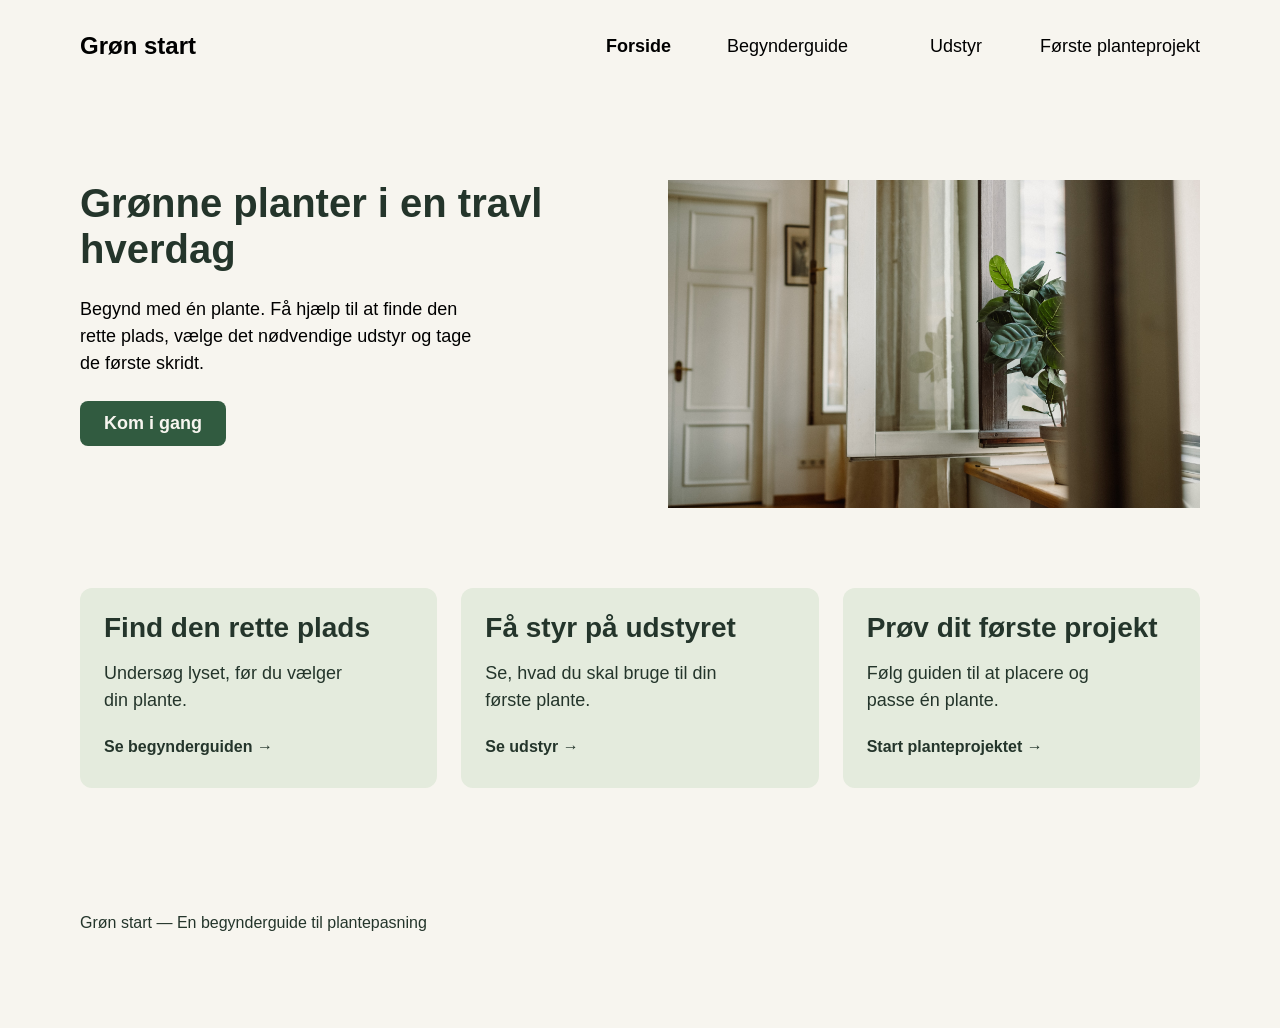
<file: index.html>
<!DOCTYPE html>
<html lang="da">
<head>
  <meta charset="UTF-8">
  <meta name="viewport" content="width=device-width, initial-scale=1.0">
  <title>Grøn start – Begynderguide til plantepasning</title>
  <link rel="stylesheet" href="css/style.css">
</head>
<body>
  <header class="site-header container">
    <a class="site-name" href="index.html">Grøn start</a>
    <nav class="desktop-nav" aria-label="Hovednavigation">
      <ul>
        <li><a href="index.html" aria-current="page">Forside</a></li>
        <li><a href="begynderguide.html">Begynderguide</a></li>
        <li><a href="udstyr.html">Udstyr</a></li>
        <li><a href="foerste-planteprojekt.html">Første planteprojekt</a></li>
      </ul>
    </nav>

    <!-- Details åbner og lukker mobilmenuen uden JavaScript. -->
    <details class="mobile-menu">
      <summary><span class="menu-open">Menu</span><span class="menu-close">Luk</span></summary>
      <nav aria-label="Mobilnavigation">
        <a href="index.html" aria-current="page">Forside</a>
        <a href="begynderguide.html">Begynderguide</a>
        <a href="udstyr.html">Udstyr</a>
        <a href="foerste-planteprojekt.html">Første planteprojekt</a>
      </nav>
    </details>
  </header>

  <main class="container">
    <section class="hero" aria-labelledby="hero-heading">
      <div class="hero-text">
        <h1 id="hero-heading">Grønne planter i en travl hverdag</h1>
        <p>Begynd med én plante. Få hjælp til at finde den rette plads, vælge det nødvendige udstyr og tage de første skridt.</p>
        <a class="button" href="begynderguide.html">Kom i gang</a>
      </div>
      <img class="hero-image" src="assets/images/plante-i-vindue.png" alt="En grøn stueplante ved et åbent vindue">
    </section>

    <div class="cards">
      <article class="card">
        <h2>Find den rette plads</h2>
        <p>Undersøg lyset, før du vælger din plante.</p>
        <a href="begynderguide.html">Se begynderguiden →</a>
      </article>
      <article class="card">
        <h2>Få styr på udstyret</h2>
        <p>Se, hvad du skal bruge til din første plante.</p>
        <a href="udstyr.html">Se udstyr →</a>
      </article>
      <article class="card">
        <h2>Prøv dit første projekt</h2>
        <p>Følg guiden til at placere og passe én plante.</p>
        <a href="foerste-planteprojekt.html">Start planteprojektet →</a>
      </article>
    </div>
  </main>

  <footer class="site-footer container">
    <p>Grøn start — En begynderguide til plantepasning</p>
  </footer>
  <script src="js/menu.js"></script>
</body>
</html>
</file>
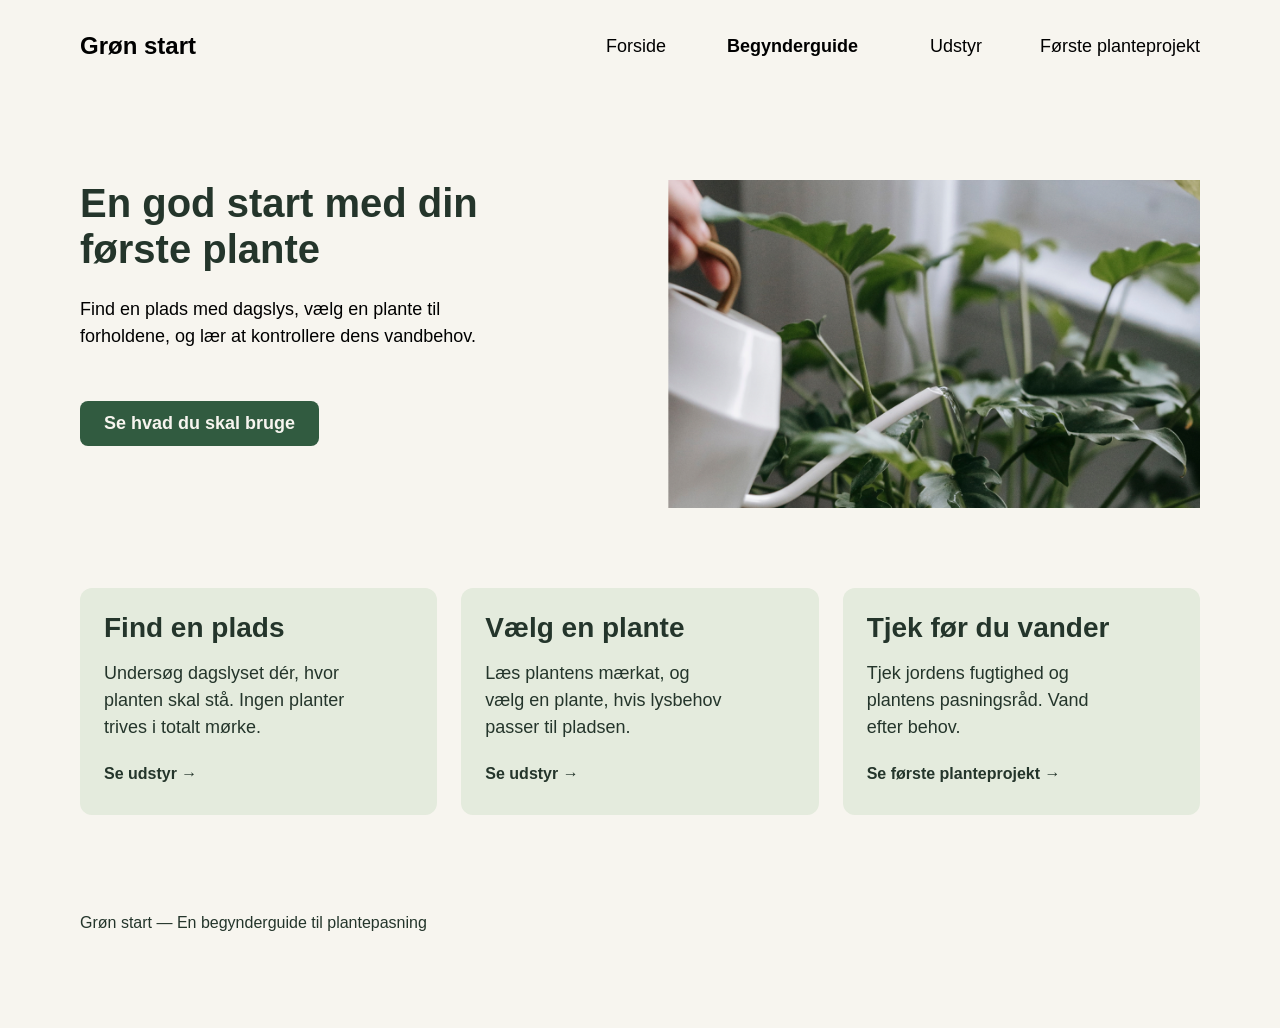
<file: begynderguide.html>
<!DOCTYPE html>
<html lang="da">
<head>
  <meta charset="UTF-8">
  <meta name="viewport" content="width=device-width, initial-scale=1.0">
  <title>Begynderguide – Grøn start</title>
  <link rel="stylesheet" href="css/style.css">
</head>
<body class="page-guide">
  <header class="site-header container">
    <a class="site-name" href="index.html">Grøn start</a>
    <nav class="desktop-nav" aria-label="Hovednavigation">
      <ul>
        <li><a href="index.html">Forside</a></li>
        <li><a href="begynderguide.html" aria-current="page">Begynderguide</a></li>
        <li><a href="udstyr.html">Udstyr</a></li>
        <li><a href="foerste-planteprojekt.html">Første planteprojekt</a></li>
      </ul>
    </nav>

    <!-- Details åbner og lukker mobilmenuen uden JavaScript. -->
    <details class="mobile-menu">
      <summary><span class="menu-open">Menu</span><span class="menu-close">Luk</span></summary>
      <nav aria-label="Mobilnavigation">
        <a href="index.html">Forside</a>
        <a href="begynderguide.html" aria-current="page">Begynderguide</a>
        <a href="udstyr.html">Udstyr</a>
        <a href="foerste-planteprojekt.html">Første planteprojekt</a>
      </nav>
    </details>
  </header>

  <main class="container">
    <section class="hero" aria-labelledby="hero-heading">
      <div class="hero-text">
        <h1 id="hero-heading">En god start med din første plante</h1>
        <p>Find en plads med dagslys, vælg en plante til forholdene, og lær at kontrollere dens vandbehov.</p>
        <a class="button" href="udstyr.html">Se hvad du skal bruge</a>
      </div>
      <!-- De to billedudsnit er eksporteret fra de aktuelle Figma-frames. -->
      <picture class="guide-picture">
        <source media="(min-width: 1200px)" srcset="assets/images/begynderguide-desktop.png">
        <img class="hero-image" src="assets/images/begynderguide-mobil.png" alt="En stueplante bliver vandet med en hvid vandkande">
      </picture>
    </section>

    <div class="cards">
      <article class="card">
        <h2>Find en plads</h2>
        <p>Undersøg dagslyset dér, hvor planten skal stå. Ingen planter trives i totalt mørke.</p>
        <a href="udstyr.html">Se udstyr →</a>
      </article>
      <article class="card">
        <h2>Vælg en plante</h2>
        <p>Læs plantens mærkat, og vælg en plante, hvis lysbehov passer til pladsen.</p>
        <a href="udstyr.html">Se udstyr →</a>
      </article>
      <article class="card">
        <h2>Tjek før du vander</h2>
        <p>Tjek jordens fugtighed og plantens pasningsråd. Vand efter behov.</p>
        <a href="foerste-planteprojekt.html">Se første planteprojekt →</a>
      </article>
    </div>
  </main>

  <footer class="site-footer container">
    <p>Grøn start — En begynderguide til plantepasning</p>
  </footer>
  <script src="js/menu.js"></script>
</body>
</html>
</file>
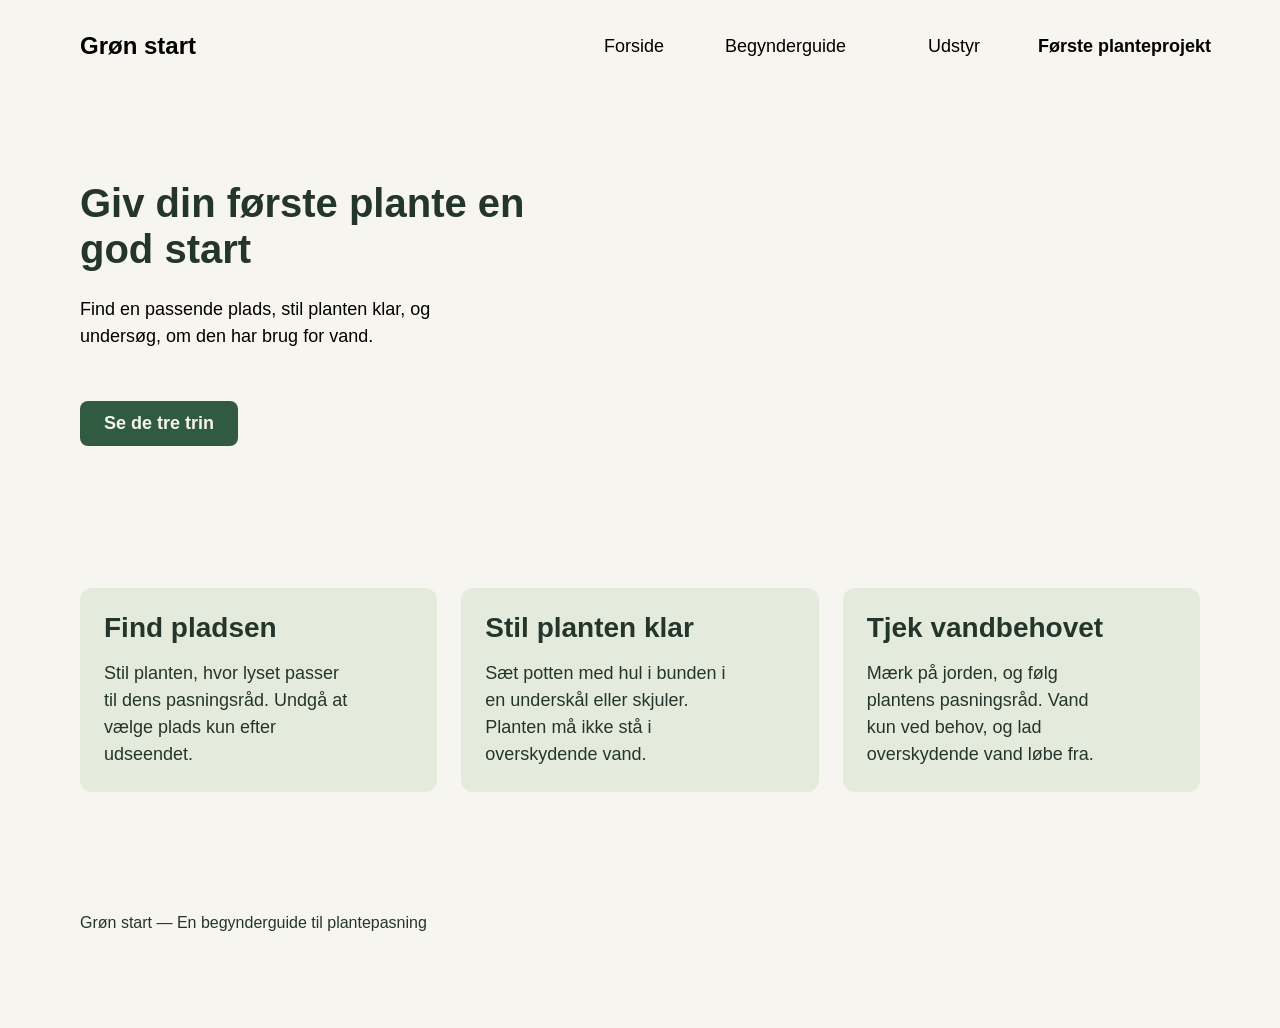
<file: foerste-planteprojekt.html>
<!DOCTYPE html>
<html lang="da">
<head>
  <meta charset="UTF-8">
  <meta name="viewport" content="width=device-width, initial-scale=1.0">
  <title>Første planteprojekt – Grøn start</title>
  <link rel="stylesheet" href="css/style.css">
</head>
<body class="page-project">
  <header class="site-header container">
    <a class="site-name" href="index.html">Grøn start</a>
    <nav class="desktop-nav" aria-label="Hovednavigation">
      <ul>
        <li><a href="index.html">Forside</a></li>
        <li><a href="begynderguide.html">Begynderguide</a></li>
        <li><a href="udstyr.html">Udstyr</a></li>
        <li><a href="foerste-planteprojekt.html" aria-current="page">Første planteprojekt</a></li>
      </ul>
    </nav>

    <!-- Details åbner og lukker mobilmenuen uden JavaScript. -->
    <details class="mobile-menu">
      <summary><span class="menu-open">Menu</span><span class="menu-close">Luk</span></summary>
      <nav aria-label="Mobilnavigation">
        <a href="index.html">Forside</a>
        <a href="begynderguide.html">Begynderguide</a>
        <a href="udstyr.html">Udstyr</a>
        <a href="foerste-planteprojekt.html" aria-current="page">Første planteprojekt</a>
      </nav>
    </details>
  </header>

  <main class="container">
    <section class="hero" aria-labelledby="hero-heading">
      <div class="hero-text">
        <h1 id="hero-heading">Giv din første plante en god start</h1>
        <p>Find en passende plads, stil planten klar, og undersøg, om den har brug for vand.</p>
        <a class="button" href="#plantetrin">Se de tre trin</a>
      </div>
      <!-- De to billedudsnit er eksporteret fra de aktuelle Figma-frames. -->
      <picture class="project-picture">
        <source media="(min-width: 1200px)" srcset="assets/images/planteprojekt-desktop.png">
        <img class="hero-image" src="assets/images/planteprojekt-mobil.png" alt="En grøn stueplante ved et åbent vindue">
      </picture>
    </section>

    <div class="cards" id="plantetrin">
      <article class="card">
        <h2>Find pladsen</h2>
        <p>Stil planten, hvor lyset passer til dens pasningsråd. Undgå at vælge plads kun efter udseendet.</p>
      </article>
      <article class="card">
        <h2>Stil planten klar</h2>
        <p>Sæt potten med hul i bunden i en underskål eller skjuler. Planten må ikke stå i overskydende vand.</p>
      </article>
      <article class="card">
        <h2>Tjek vandbehovet</h2>
        <p>Mærk på jorden, og følg plantens pasningsråd. Vand kun ved behov, og lad overskydende vand løbe fra.</p>
      </article>
    </div>
  </main>

  <footer class="site-footer container">
    <p>Grøn start — En begynderguide til plantepasning</p>
  </footer>
  <script src="js/menu.js"></script>
</body>
</html>
</file>
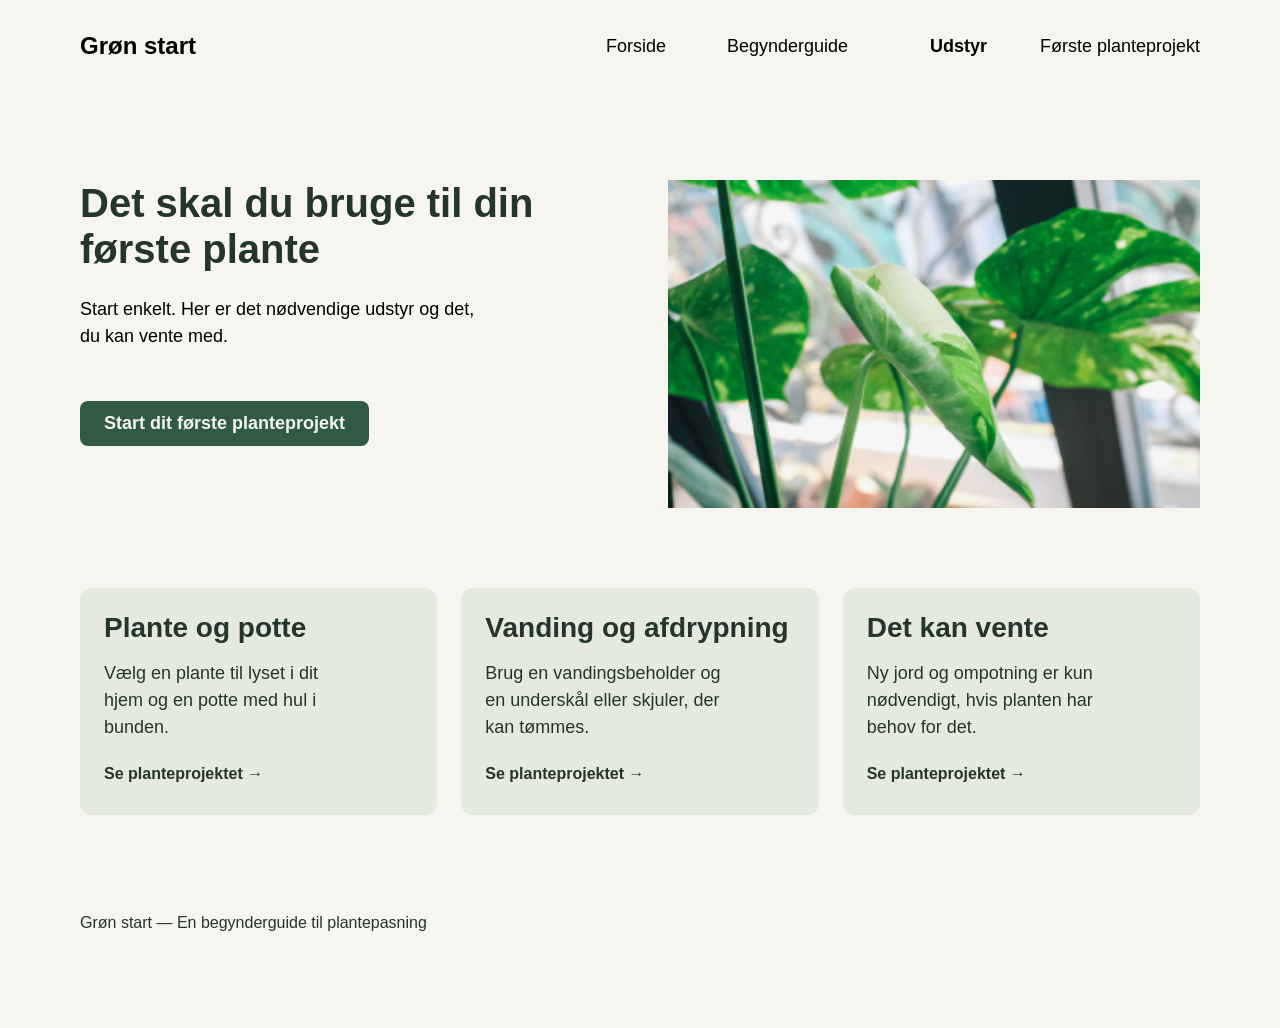
<file: udstyr.html>
<!DOCTYPE html>
<html lang="da">
<head>
  <meta charset="UTF-8">
  <meta name="viewport" content="width=device-width, initial-scale=1.0">
  <title>Udstyr – Grøn start</title>
  <link rel="stylesheet" href="css/style.css">
</head>
<body class="page-equipment">
  <header class="site-header container">
    <a class="site-name" href="index.html">Grøn start</a>
    <nav class="desktop-nav" aria-label="Hovednavigation">
      <ul>
        <li><a href="index.html">Forside</a></li>
        <li><a href="begynderguide.html">Begynderguide</a></li>
        <li><a href="udstyr.html" aria-current="page">Udstyr</a></li>
        <li><a href="foerste-planteprojekt.html">Første planteprojekt</a></li>
      </ul>
    </nav>

    <!-- Details åbner og lukker mobilmenuen uden JavaScript. -->
    <details class="mobile-menu">
      <summary><span class="menu-open">Menu</span><span class="menu-close">Luk</span></summary>
      <nav aria-label="Mobilnavigation">
        <a href="index.html">Forside</a>
        <a href="begynderguide.html">Begynderguide</a>
        <a href="udstyr.html" aria-current="page">Udstyr</a>
        <a href="foerste-planteprojekt.html">Første planteprojekt</a>
      </nav>
    </details>
  </header>

  <main class="container">
    <section class="hero" aria-labelledby="hero-heading">
      <div class="hero-text">
        <h1 id="hero-heading">Det skal du bruge til din første plante</h1>
        <p>Start enkelt. Her er det nødvendige udstyr og det, du kan vente med.</p>
        <a class="button" href="foerste-planteprojekt.html">Start dit første planteprojekt</a>
      </div>
      <!-- De to billedudsnit er eksporteret fra de aktuelle Figma-frames. -->
      <picture class="equipment-picture">
        <source media="(min-width: 1200px)" srcset="assets/images/udstyr-desktop.png">
        <img class="hero-image" src="assets/images/udstyr-mobil.png" alt="Grønne og lyse blade på en stueplante ved et vindue">
      </picture>
    </section>

    <div class="cards">
      <article class="card">
        <h2>Plante og potte</h2>
        <p>Vælg en plante til lyset i dit hjem og en potte med hul i bunden.</p>
        <a href="foerste-planteprojekt.html">Se planteprojektet →</a>
      </article>
      <article class="card">
        <h2>Vanding og afdrypning</h2>
        <p>Brug en vandingsbeholder og en underskål eller skjuler, der kan tømmes.</p>
        <a href="foerste-planteprojekt.html">Se planteprojektet →</a>
      </article>
      <article class="card">
        <h2>Det kan vente</h2>
        <p>Ny jord og ompotning er kun nødvendigt, hvis planten har behov for det.</p>
        <a href="foerste-planteprojekt.html">Se planteprojektet →</a>
      </article>
    </div>
  </main>

  <footer class="site-footer container">
    <p>Grøn start — En begynderguide til plantepasning</p>
  </footer>
  <script src="js/menu.js"></script>
</body>
</html>
</file>
<file: css/style.css>
/* Fælles farver fra Figma */
:root {
  --background: #f7f5ef;
  --green-dark: #24352b;
  --green-button: #315b40;
  --green-card: #e4ebdd;
}

/* Grundregler */
* { box-sizing: border-box; }
body {
  margin: 0;
  background: var(--background);
  color: var(--green-dark);
  font-family: Arial, sans-serif;
  font-size: 18px;
  line-height: 27px;
}
h1, h2, p { margin: 0; }
a { color: inherit; text-decoration: none; }
a:focus-visible, summary:focus-visible {
  outline: 2px solid var(--green-button);
  outline-offset: 4px;
}
.container {
  width: calc(100% - 48px);
  max-width: 1280px;
  margin-inline: auto;
}

/* Navigation og mobilmenu */
.site-header {
  display: flex;
  align-items: center;
  justify-content: space-between;
  padding-top: 24px;
  min-height: 55px;
}
.site-name { font-size: 24px; font-weight: bold; line-height: 31px; }
.desktop-nav { display: none; }
[aria-current="page"] { font-weight: bold; }
.mobile-menu summary {
  position: relative;
  z-index: 2;
  list-style: none;
  cursor: pointer;
  font-weight: bold;
  line-height: 21px;
}
.mobile-menu summary::-webkit-details-marker { display: none; }
.menu-close, .mobile-menu[open] .menu-open { display: none; }
.mobile-menu[open] .menu-close { display: inline; }
.mobile-menu[open]::before {
  content: "";
  position: absolute;
  top: 0;
  left: 0;
  width: 100%;
  height: 360px;
  background: var(--background);
  z-index: 1;
}
.mobile-menu[open] nav {
  position: absolute;
  top: 83px;
  left: 24px;
  z-index: 2;
  display: flex;
  flex-direction: column;
  gap: 24px;
}
.mobile-menu nav a { line-height: 28px; }
.site-name { position: relative; z-index: 2; }

/* Fælles introduktion */
.hero { margin-top: 57px; }
.hero-text { display: flex; flex-direction: column; align-items: flex-start; gap: 24px; }
h1 { font-size: 32px; line-height: 38px; }
.hero-text p { color: #000; }
.button {
  display: inline-block;
  padding: 12px 24px;
  border-radius: 8px;
  background: var(--green-button);
  color: var(--background);
  font-weight: bold;
  line-height: 21px;
}
.hero-image {
  display: block;
  width: 100%;
  aspect-ratio: 342 / 220;
  object-fit: cover;
  object-position: center top;
  margin-top: 23px;
}

/* Kort, som senere kan genbruges på undersiderne */
.cards { display: grid; gap: 16px; margin-top: 49px; }
.card {
  display: flex;
  flex-direction: column;
  align-items: flex-start;
  gap: 16px;
  padding: 24px;
  border-radius: 12px;
  background: var(--green-card);
}
h2 { font-size: 28px; line-height: 32px; }
.card p { width: 248px; max-width: 100%; }
.card a {
  display: flex;
  align-items: center;
  min-height: 34px;
  font-size: 16px;
  font-weight: bold;
  line-height: 18px;
}

/* Footer */
.site-footer {
  margin-top: 37px;
  padding-bottom: 24px;
  font-size: 16px;
  line-height: 18px;
}

/* Begynderguide: billedplacering og footerafstand fra Figma */
.guide-picture, .equipment-picture, .project-picture { display: block; min-width: 0; }
.page-guide .hero-image {
  width: calc(100% - 1px);
  aspect-ratio: 341 / 221;
  margin-top: 49px;
}
.page-guide .site-footer { margin-top: 48px; }

/* Udstyr: mobilbilledet er lidt smallere end kortene i Figma. */
.page-equipment .hero-image {
  width: calc(100% - 6px);
  aspect-ratio: 336 / 220;
  margin: 77px auto 0;
}
.page-equipment .site-footer { margin-top: 48px; }

/* Første planteprojekt: afstande til billede og footer fra Figma. */
.page-project .hero-image { margin-top: 77px; }
.page-project .site-footer { margin-top: 48px; }

/* Praktisk breakpoint: Figma viser 390 og 1440 px, men angiver intet breakpoint.
   Ved 1200 px er der plads til desktopnavigationen og tre kort. */
@media (min-width: 1200px) {
  .container { width: calc(100% - 160px); }
  .site-header { padding-top: 32px; min-height: 60px; color: #000; }
  .site-name { line-height: 28px; }
  .mobile-menu { display: none; }
  .desktop-nav { display: block; }
  .desktop-nav ul {
    display: flex;
    align-items: center;
    gap: 31px;
    list-style: none;
    padding: 0;
    margin: 0;
  }
  .desktop-nav li:nth-child(1) { width: 90px; }
  .desktop-nav li:nth-child(2) { width: 172px; }
  .desktop-nav li:nth-child(3) { width: 79px; }
  .desktop-nav a { line-height: 28px; }
  .hero {
    display: grid;
    grid-template-columns: 560fr 616fr;
    gap: 104px;
    margin-top: 120px;
  }
  h1 { font-size: 40px; line-height: 46px; }
  .hero-text p { max-width: 415px; }
  .hero-image { margin-top: 0; aspect-ratio: 616 / 380; }
  .cards { grid-template-columns: repeat(3, minmax(0, 1fr)); gap: 24px; margin-top: 80px; }
  .site-footer { margin-top: 80px; min-height: 160px; padding-top: 46px; }
  /* Figma reserverer tre tekstlinjer i desktop-introduktionen. */
  .page-guide .hero-text p, .page-equipment .hero-text p, .page-project .hero-text p { min-height: 81px; }
  .page-guide .hero-image { width: 100%; aspect-ratio: 616 / 380; margin-top: 0; }
  .page-guide .site-footer, .page-equipment .site-footer { margin-top: 53px; }
  .page-equipment .hero-image { width: 100%; aspect-ratio: 616 / 380; margin: 0; }
  .page-project .hero-image { margin-top: 0; }
  .page-project .site-footer { margin-top: 76px; }
  .page-project .desktop-nav li:last-child { width: 162px; white-space: nowrap; }
}
</file>
